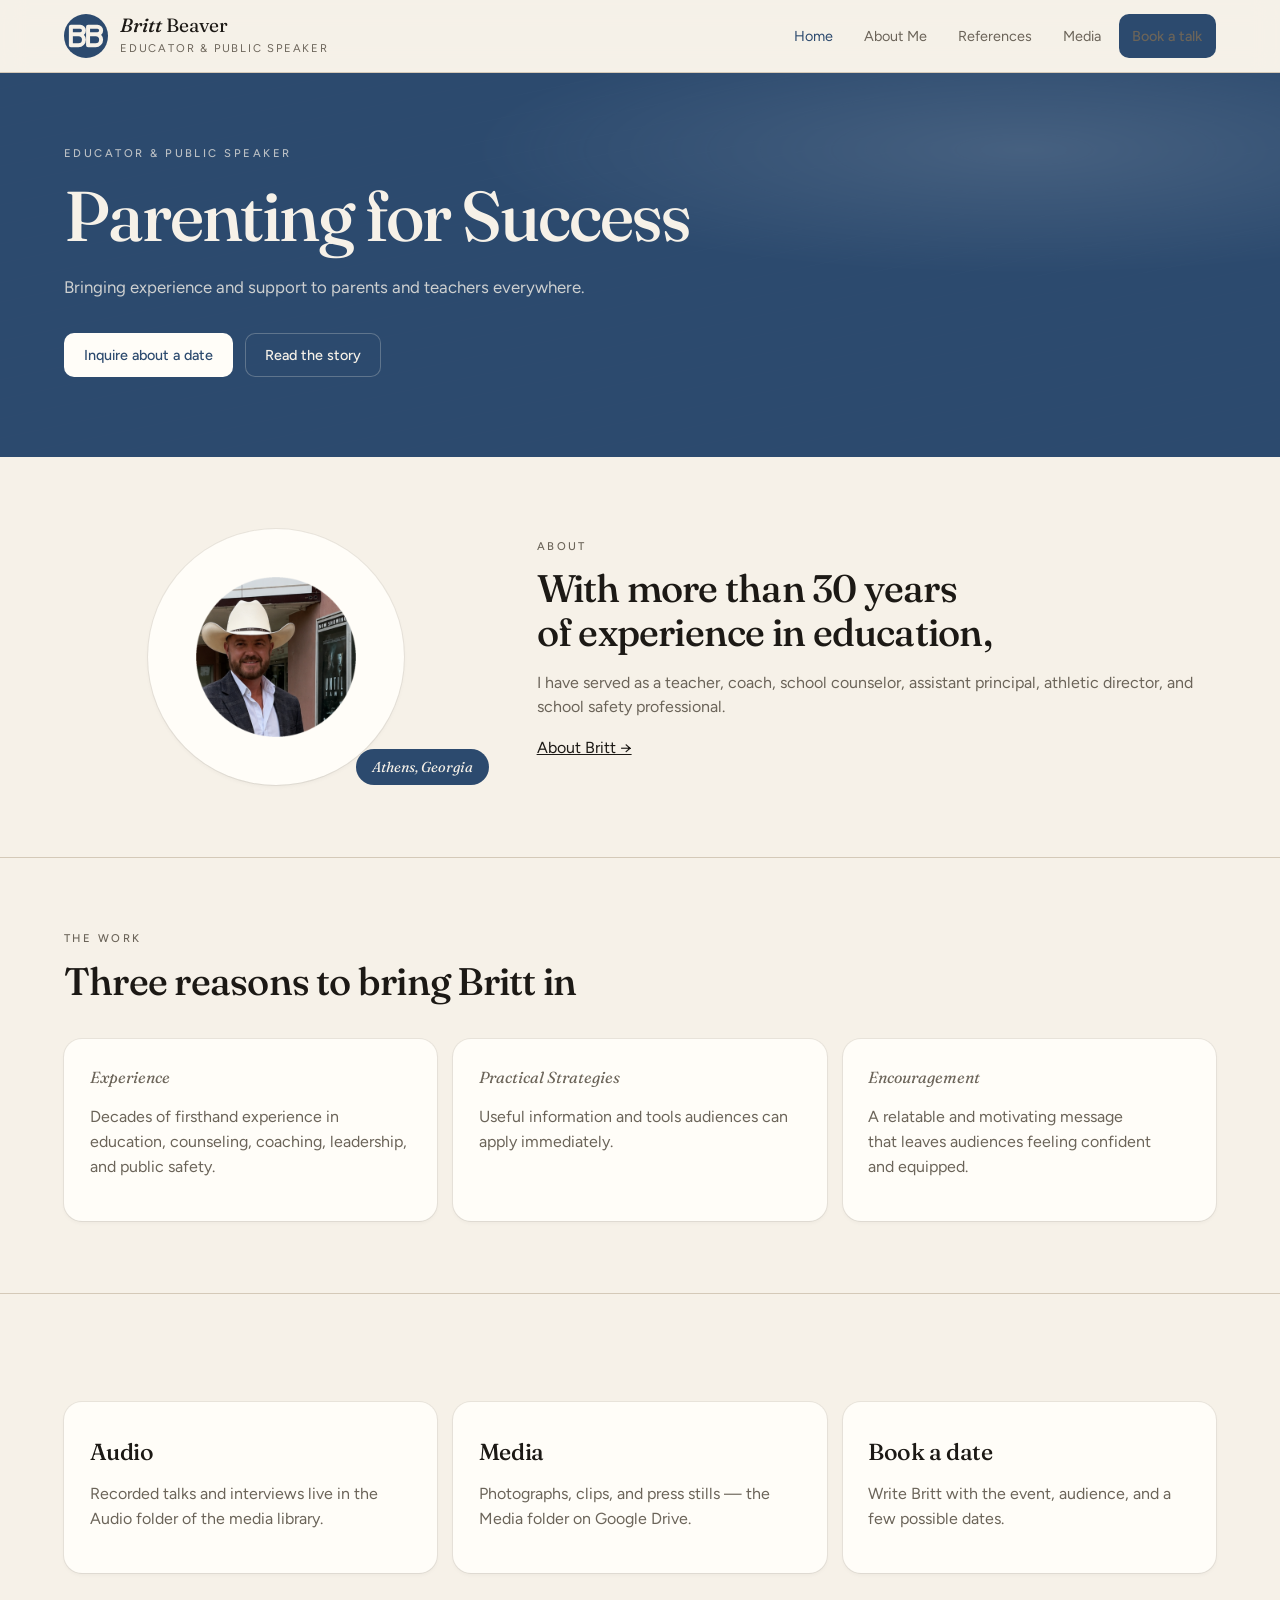
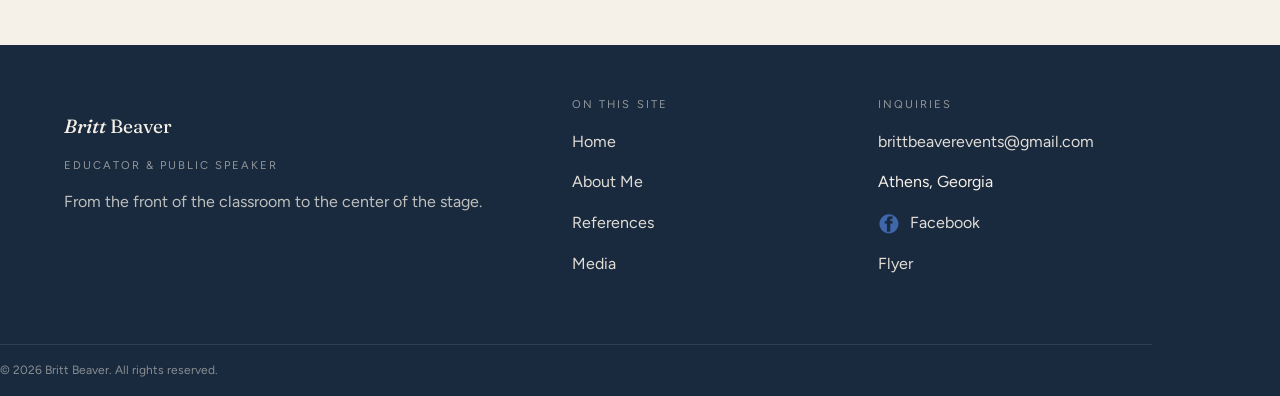
<file: index.html>
<!DOCTYPE html>
<html lang="en">
  <head>

      <!-- Google tag (gtag.js) -->
      <script async src="https://www.googletagmanager.com/gtag/js?id=G-CCCWMDGT3P"></script>
      <script>
        window.dataLayer = window.dataLayer || [];
        function gtag(){dataLayer.push(arguments);}
        gtag('js', new Date());

        gtag('config', 'G-CCCWMDGT3P');
      </script>
    
    <meta charset="utf-8" />
    <meta name="viewport" content="width=device-width, initial-scale=1" />
    <!-- Replace the name in the title and description -->
    <title>Britt Beaver — Educator & Public Speaker</title>
    <meta
      name="description"
      content="Britt Beaver — educator and public speaker. Keynotes, workshops, and coaching on presence, story, and the craft of being heard."
    />
    <meta name="theme-color" content="#2F4A3C" />
    <link rel="icon" href="favicon.svg" type="image/svg+xml" />
    <link rel="preconnect" href="https://fonts.googleapis.com" />
    <link rel="preconnect" href="https://fonts.gstatic.com" crossorigin />
    <link
      href="https://fonts.googleapis.com/css2?family=Figtree:ital,wght@0,400;0,500;0,600;0,700;1,400&family=Fraunces:ital,opsz,wght@0,9..144,400;0,9..144,500;0,9..144,600;1,9..144,400;1,9..144,500&display=swap"
      rel="stylesheet"
    />
    <link rel="stylesheet" href="css/style.css" />
  </head>
  <body class="page">
    <header class="site-header">
      <div class="wrap header-inner">
        <a class="brand" href="index.html">
          <img class="monogram" src="favicon.svg" alt="" />
          <span>
            <span class="brand-name"><em>Britt</em> Beaver</span>
            <span class="brand-role">Educator & Public Speaker</span>
          </span>
        </a>
        <nav class="nav" aria-label="Primary">
          <a href="index.html" aria-current="page">Home</a>
          <a href="about.html">About Me</a>
          <a href="references.html">References</a>
          <a href="media.html">Media</a>
          <a class="btn" href="mailto:brittbeaverevents@gmail.com?subject=Speaking inquiry">Book a talk</a>
        </nav>
        <button class="menu-toggle" type="button" data-menu-toggle aria-expanded="false" aria-label="Open menu">
          Menu
        </button>
      </div>
      <nav class="mobile-nav wrap" data-mobile-nav aria-label="Mobile">
        <a href="index.html" aria-current="page">Home</a>
        <a href="about.html">About Me</a>
        <a href="references.html">References</a>
        <a href="media.html">Media</a>
        <a class="btn" href="mailto:brittbeaverevents@gmail.com?subject=Speaking inquiry">Book a talk</a>
      </nav>
    </header>

    <main>
      <section class="hero">
        <div class="wrap">
          <p class="kicker">Educator & Public Speaker</p>
          <h1>Parenting for Success</h1>
          <p class="lede">
            Bringing experience and support to parents and teachers everywhere.
          </p>
          <div class="hero-actions">
            <a class="btn btn-inverse" href="mailto:brittbeaverevents@gmail.com?subject=Speaking inquiry">Inquire about a date</a>
            <a class="btn btn-ghost" href="about.html">Read the story</a>
          </div>
        </div>
      </section>

      <section class="section">
        <div class="wrap split">
          <div class="portrait">
            <div class="portrait-disc">
              <img src="britt_hat.png" width="160" height="160" alt="Britt Beaver monogram" />
            </div>
            <p class="portrait-chip">Athens, Georgia</p>
          </div>
          <div>
            <p class="kicker">About</p>
            <h2>With more than 30 years of experience in education,</h2>
            <p class="muted">
            I have served as a teacher, coach, school counselor, assistant principal, athletic director, and school safety professional. 
            </p>
            <p><a href="about.html">About Britt →</a></p>
          </div>
        </div>
      </section>

      <section class="section">
        <div class="wrap">
          <p class="kicker">The work</p>
          <h2>Three reasons to bring Britt in</h2>
          <div class="cards">
            <article class="card">
              <span class="num">Experience</span>
              <!--
              <h3>Experience</h3>
              -->
              <p class="muted">Decades of firsthand experience in education, counseling, coaching, leadership, and public safety.</p>
            </article>
            <article class="card">
              <span class="num">Practical Strategies</span>
              <!--
              <h3>Practical Strategies</h3>
              -->
              <p class="muted">Useful information and tools audiences can apply immediately.</p>
            </article>
            <article class="card">
              <span class="num">Encouragement</span>
              <!--
              <h3>Encouragement</h3>
              -->
              <p class="muted">A relatable and motivating message that leaves audiences feeling confident and equipped.</p>
            </article>
          </div>
        </div>
      </section>

      <section class="section section-plain">
        <div class="wrap cards">
          <a class="card" href="media.html">
            <h3>Audio</h3>
            <p class="muted">Recorded talks and interviews live in the Audio folder of the media library.</p>
          </a>
          <a class="card" href="media.html">
            <h3>Media</h3>
            <p class="muted">Photographs, clips, and press stills — the Media folder on Google Drive.</p>
          </a>
          <a class="card" href="mailto:brittbeaverevents@gmail.com?subject=Speaking inquiry">
            <h3>Book a date</h3>
            <p class="muted">Write Britt with the event, audience, and a few possible dates.</p>
          </a>
        </div>
      </section>
    </main>

    <footer class="site-footer">
      <div class="wrap footer-grid">
        <div>
          <p class="brand-name"><em>Britt</em> Beaver</p>
          <p class="footer-label">Educator & Public Speaker</p>
          <p class="muted" style="color: color-mix(in oklab, var(--accent-fg) 75%, transparent)">
            From the front of the classroom to the center of the stage.
          </p>
        </div>
        <div>
          <p class="footer-label">On this site</p>
          <p><a href="index.html">Home</a></p>
          <p><a href="about.html">About Me</a></p>
          <p><a href="references.html">References</a></p>
          <p><a href="media.html">Media</a></p>
        </div>
        <div>
          <p class="footer-label">Inquiries</p>
          <p><a href="mailto:brittbeaverevents@gmail.com">brittbeaverevents@gmail.com</a></p>
          <p>Athens, Georgia</p>

          <style>
          .fb-link img {
          vertical-align: middle;
          margin-right: 6px;   /* space between icon and text */
          }
          </style>
          <p><a class="fb-link" href="https://www.facebook.com/profile.php?id=61593697610856" target="_blank" rel="noopener noreferrer"> <img src="facebook_icon.png" alt="Facebook" width="22" height="22"> Facebook</a></p>
          <p><a href="flyer.pdf" target="_blank" rel="noopener noreferrer">Flyer</a></p>
        </div>
      </div>
      <p class="wrap footer-copy">© 2026 Britt Beaver. All rights reserved.</p>
    </footer>
    <script src="js/site.js"></script>
  </body>
</html>
</file>
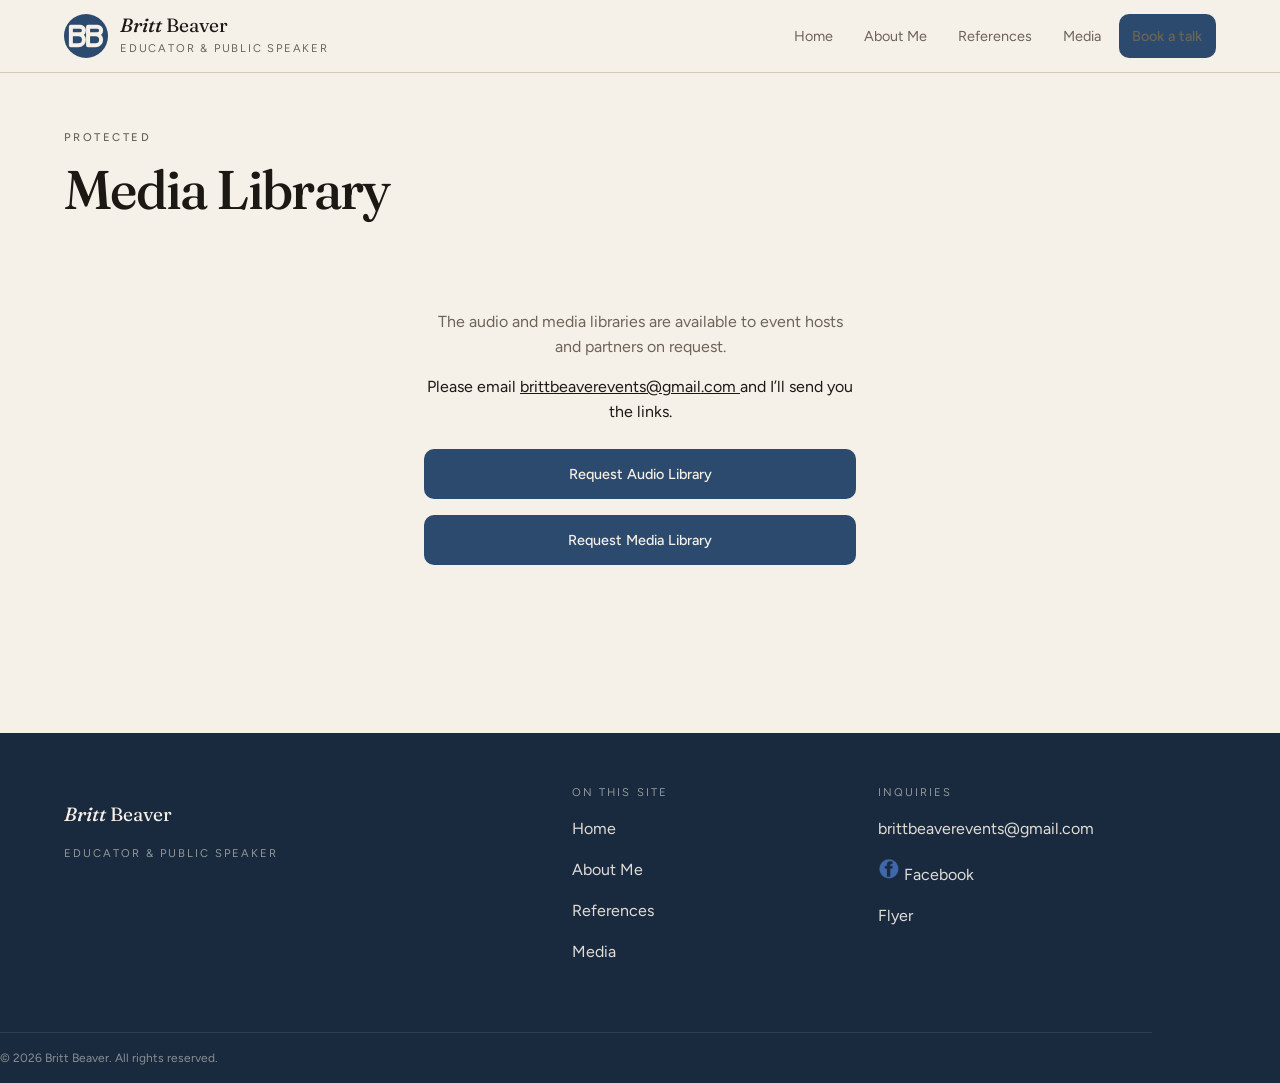
<file: media-access.html>
<!DOCTYPE html>
<html lang="en">
  <head>
    <meta charset="utf-8" />
    <meta name="viewport" content="width=device-width, initial-scale=1" />
    <title>Media Access — Britt Beaver</title>
    <meta name="theme-color" content="#2F4A3C" />
    <link rel="icon" href="favicon.svg" type="image/svg+xml" />

    <link rel="preconnect" href="https://fonts.googleapis.com" />
    <link rel="preconnect" href="https://fonts.gstatic.com" crossorigin />
    <link
      href="https://fonts.googleapis.com/css2?family=Figtree:ital,wght@0,400;0,500;0,600;0,700;1,400&family=Fraunces:ital,opsz,wght@0,9..144,400;0,9..144,500;0,9..144,600;1,9..144,400;1,9..144,500&display=swap"
      rel="stylesheet"
    />
    <link rel="stylesheet" href="css/style.css" />

    <style>
      .password-box {
        max-width: 32rem;
        margin: 2rem auto 4rem;
        padding: 2.5rem;
        text-align: center;
      }

      .access-links {
        display: grid;
        gap: 1rem;
        max-width: 32rem;
        margin: 1.5rem auto 0;
      }

      .access-links a {
        display: block;
        padding: 1rem 1.5rem;
        text-align: center;
        text-decoration: none;
      }
    </style>
  </head>

  <body class="page">
    <header class="site-header">
      <div class="wrap header-inner">
        <a class="brand" href="index.html">
          <img class="monogram" src="favicon.svg" alt="" />
          <span>
            <span class="brand-name"><em>Britt</em> Beaver</span>
            <span class="brand-role">Educator & Public Speaker</span>
          </span>
        </a>
        <nav class="nav" aria-label="Primary">
          <a href="index.html">Home</a>
          <a href="about.html">About Me</a>
          <a href="references.html">References</a>
          <a href="media.html">Media</a>
          <a class="btn" href="mailto:brittbeaverevents@gmail.com?subject=Speaking inquiry">Book a talk</a>
        </nav>
        <button class="menu-toggle" type="button" data-menu-toggle aria-expanded="false" aria-label="Open menu">Menu</button>
      </div>
      <nav class="mobile-nav wrap" data-mobile-nav aria-label="Mobile">
        <a href="index.html">Home</a>
        <a href="about.html">About Me</a>
        <a href="references.html">References</a>
        <a href="media.html">Media</a>
        <a class="btn" href="mailto:brittbeaverevents@gmail.com?subject=Speaking inquiry">Book a talk</a>
      </nav>
    </header>

    <main class="wrap page-hero">
      <p class="kicker">Protected</p>
      <h1>Media Library</h1>

      <div class="password-box">
        <p class="muted">
          The audio and media libraries are available to event hosts and partners on request.
        </p>

        <p>
          Please email
          <a href="mailto:brittbeaverevents@gmail.com?subject=Media%20library%20access">
            brittbeaverevents@gmail.com
          </a>
          and I’ll send you the links.
        </p>

        <div class="access-links">
          <a
            class="btn"
            href="mailto:brittbeaverevents@gmail.com?subject=Audio%20library%20access"
          >
            Request Audio Library
          </a>
          <a
            class="btn"
            href="mailto:brittbeaverevents@gmail.com?subject=Media%20library%20access"
          >
            Request Media Library
          </a>
        </div>
      </div>
    </main>

    <footer class="site-footer" style="margin-top: 4rem">
      <div class="wrap footer-grid">
        <div>
          <p class="brand-name"><em>Britt</em> Beaver</p>
          <p class="footer-label">Educator & Public Speaker</p>
        </div>
        <div>
          <p class="footer-label">On this site</p>
          <p><a href="index.html">Home</a></p>
          <p><a href="about.html">About Me</a></p>
          <p><a href="references.html">References</a></p>
          <p><a href="media.html">Media</a></p>
        </div>
        <div>
          <p class="footer-label">Inquiries</p>
          <p>
            <a href="mailto:brittbeaverevents@gmail.com">brittbeaverevents@gmail.com</a>
          </p>
          <p>
            <a
              class="fb-link"
              href="https://www.facebook.com/profile.php?id=61593697610856"
              target="_blank"
              rel="noopener noreferrer"
            >
              <img src="facebook_icon.png" alt="Facebook" width="22" height="22" />
              Facebook
            </a>
          </p>
          <p>
            <a href="flyer.pdf" target="_blank" rel="noopener noreferrer">Flyer</a>
          </p>
        </div>
      </div>
      <p class="wrap footer-copy">© 2026 Britt Beaver. All rights reserved.</p>
    </footer>

    <script src="js/site.js"></script>
  </body>
</html>
</file>
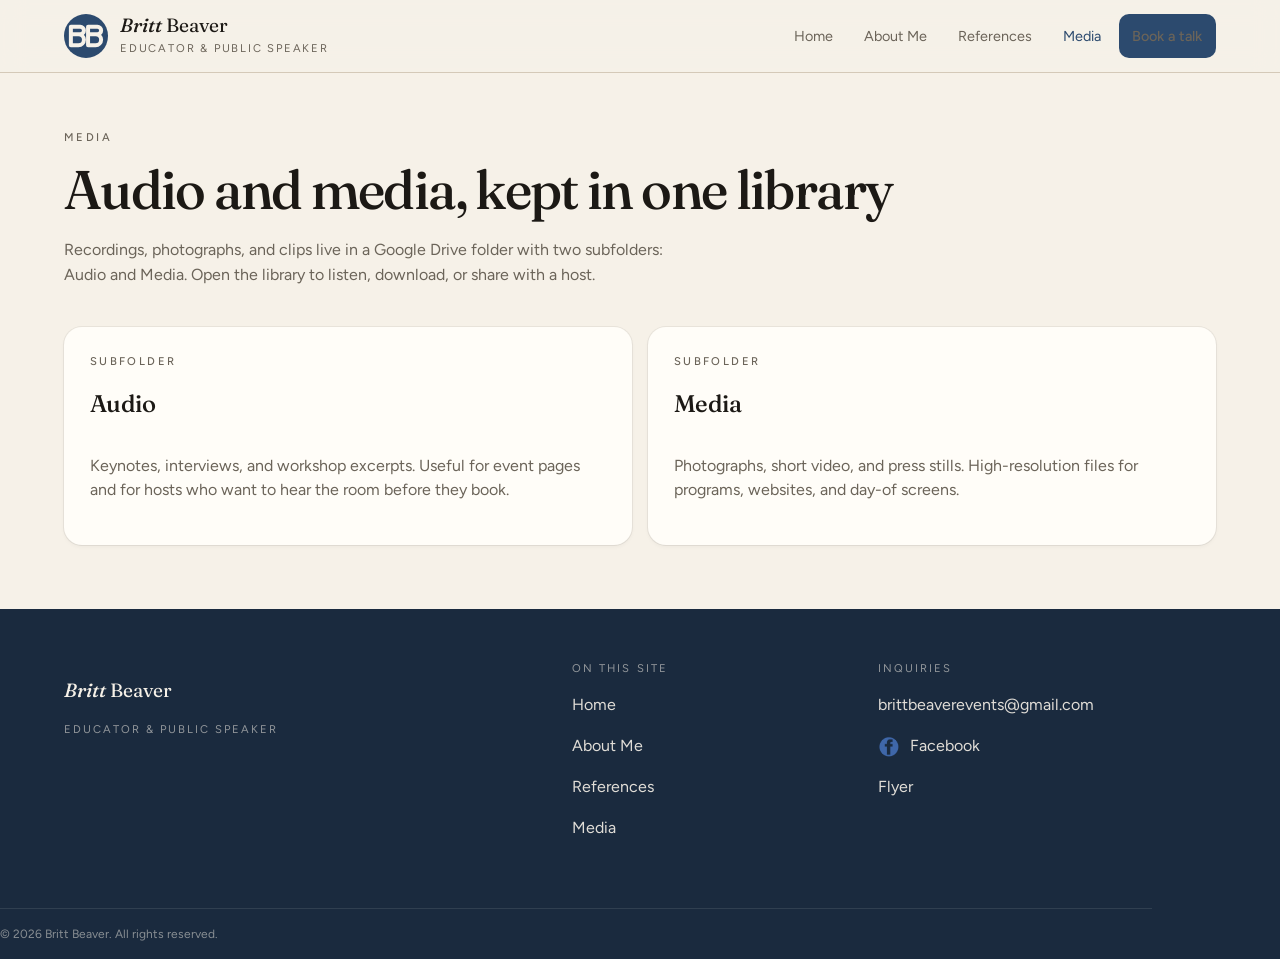
<file: media.html>
<!DOCTYPE html>
<html lang="en">
  <head>

      <!-- Google tag (gtag.js) -->
      <script async src="https://www.googletagmanager.com/gtag/js?id=G-CCCWMDGT3P"></script>
      <script>
        window.dataLayer = window.dataLayer || [];
        function gtag(){dataLayer.push(arguments);}
        gtag('js', new Date());

        gtag('config', 'G-CCCWMDGT3P');
      </script>
    
    <meta charset="utf-8" />
    <meta name="viewport" content="width=device-width, initial-scale=1" />
    <title>Media — Britt Beaver</title>
    <meta name="theme-color" content="#2F4A3C" />
    <link rel="icon" href="favicon.svg" type="image/svg+xml" />
    <link rel="preconnect" href="https://fonts.googleapis.com" />
    <link rel="preconnect" href="https://fonts.gstatic.com" crossorigin />
    <link
      href="https://fonts.googleapis.com/css2?family=Figtree:ital,wght@0,400;0,500;0,600;0,700;1,400&family=Fraunces:ital,opsz,wght@0,9..144,400;0,9..144,500;0,9..144,600;1,9..144,400;1,9..144,500&display=swap"
      rel="stylesheet"
    />
    <link rel="stylesheet" href="css/style.css" />
  </head>
  <body class="page">
    <header class="site-header">
      <div class="wrap header-inner">
        <a class="brand" href="index.html">
          <img class="monogram" src="favicon.svg" alt="" />
          <span>
            <span class="brand-name"><em>Britt</em> Beaver</span>
            <span class="brand-role">Educator & Public Speaker</span>
          </span>
        </a>
        <nav class="nav" aria-label="Primary">
          <a href="index.html">Home</a>
          <a href="about.html">About Me</a>
          <a href="references.html">References</a>
          <a href="media.html" aria-current="page">Media</a>
          <a class="btn" href="mailto:brittbeaverevents@gmail.com?subject=Speaking inquiry">Book a talk</a>
        </nav>
        <button class="menu-toggle" type="button" data-menu-toggle aria-expanded="false" aria-label="Open menu">Menu</button>
      </div>
      <nav class="mobile-nav wrap" data-mobile-nav aria-label="Mobile">
        <a href="index.html">Home</a>
        <a href="about.html">About Me</a>
        <a href="references.html">References</a>
        <a href="media.html" aria-current="page">Media</a>
        <a class="btn" href="mailto:brittbeaverevents@gmail.com?subject=Speaking inquiry">Book a talk</a>
      </nav>
    </header>

    <main class="wrap page-hero">
      <p class="kicker">Media</p>
      <h1>Audio and media, kept in one library</h1>
      <p class="muted" style="max-width: 40rem">
        Recordings, photographs, and clips live in a Google Drive folder with two subfolders: Audio
        and Media. Open the library to listen, download, or share with a host.
      </p>

      <div class="media-grid">
        <!-- Both cards open the same parent Drive folder. Replace DRIVE_URL below. -->
        <a class="card" id="audio-link" href="media-access.html" target="_blank" rel="noreferrer">
          <p class="kicker">Subfolder</p>
          <h2>Audio</h2>
          <p class="muted">
            Keynotes, interviews, and workshop excerpts. Useful for event pages and for hosts who
            want to hear the room before they book.
          </p>
        </a>
        <a class="card" id="media-link" href="media-access.html" target="_blank" rel="noreferrer">
          <p class="kicker">Subfolder</p>
          <h2>Media</h2>
          <p class="muted">
            Photographs, short video, and press stills. High-resolution files for programs, websites,
            and day-of screens.
          </p>
        </a>
      </div>

    </main>

    <footer class="site-footer" style="margin-top: 4rem">
      <div class="wrap footer-grid">
        <div>
          <p class="brand-name"><em>Britt</em> Beaver</p>
          <p class="footer-label">Educator & Public Speaker</p>
        </div>
        <div>
          <p class="footer-label">On this site</p>
          <p><a href="index.html">Home</a></p>
          <p><a href="about.html">About Me</a></p>
          <p><a href="references.html">References</a></p>
          <p><a href="media.html">Media</a></p>
        </div>
        <div>
          <p class="footer-label">Inquiries</p>
          <p><a href="mailto:brittbeaverevents@gmail.com">brittbeaverevents@gmail.com</a></p>
          
          <style>
          .fb-link img {
          vertical-align: middle;
          margin-right: 6px;   /* space between icon and text */
          }
          </style>
          <p><a class="fb-link" href="https://www.facebook.com/profile.php?id=61593697610856" target="_blank" rel="noopener noreferrer"> <img src="facebook_icon.png" alt="Facebook" width="22" height="22"> Facebook</a></p>
          <p><a href="flyer.pdf" target="_blank" rel="noopener noreferrer">Flyer</a></p>
        </div>
      </div>
      <p class="wrap footer-copy">© 2026 Britt Beaver. All rights reserved.</p>
    </footer>
    <script src="js/site.js"></script>
  </body>
</html>
</file>
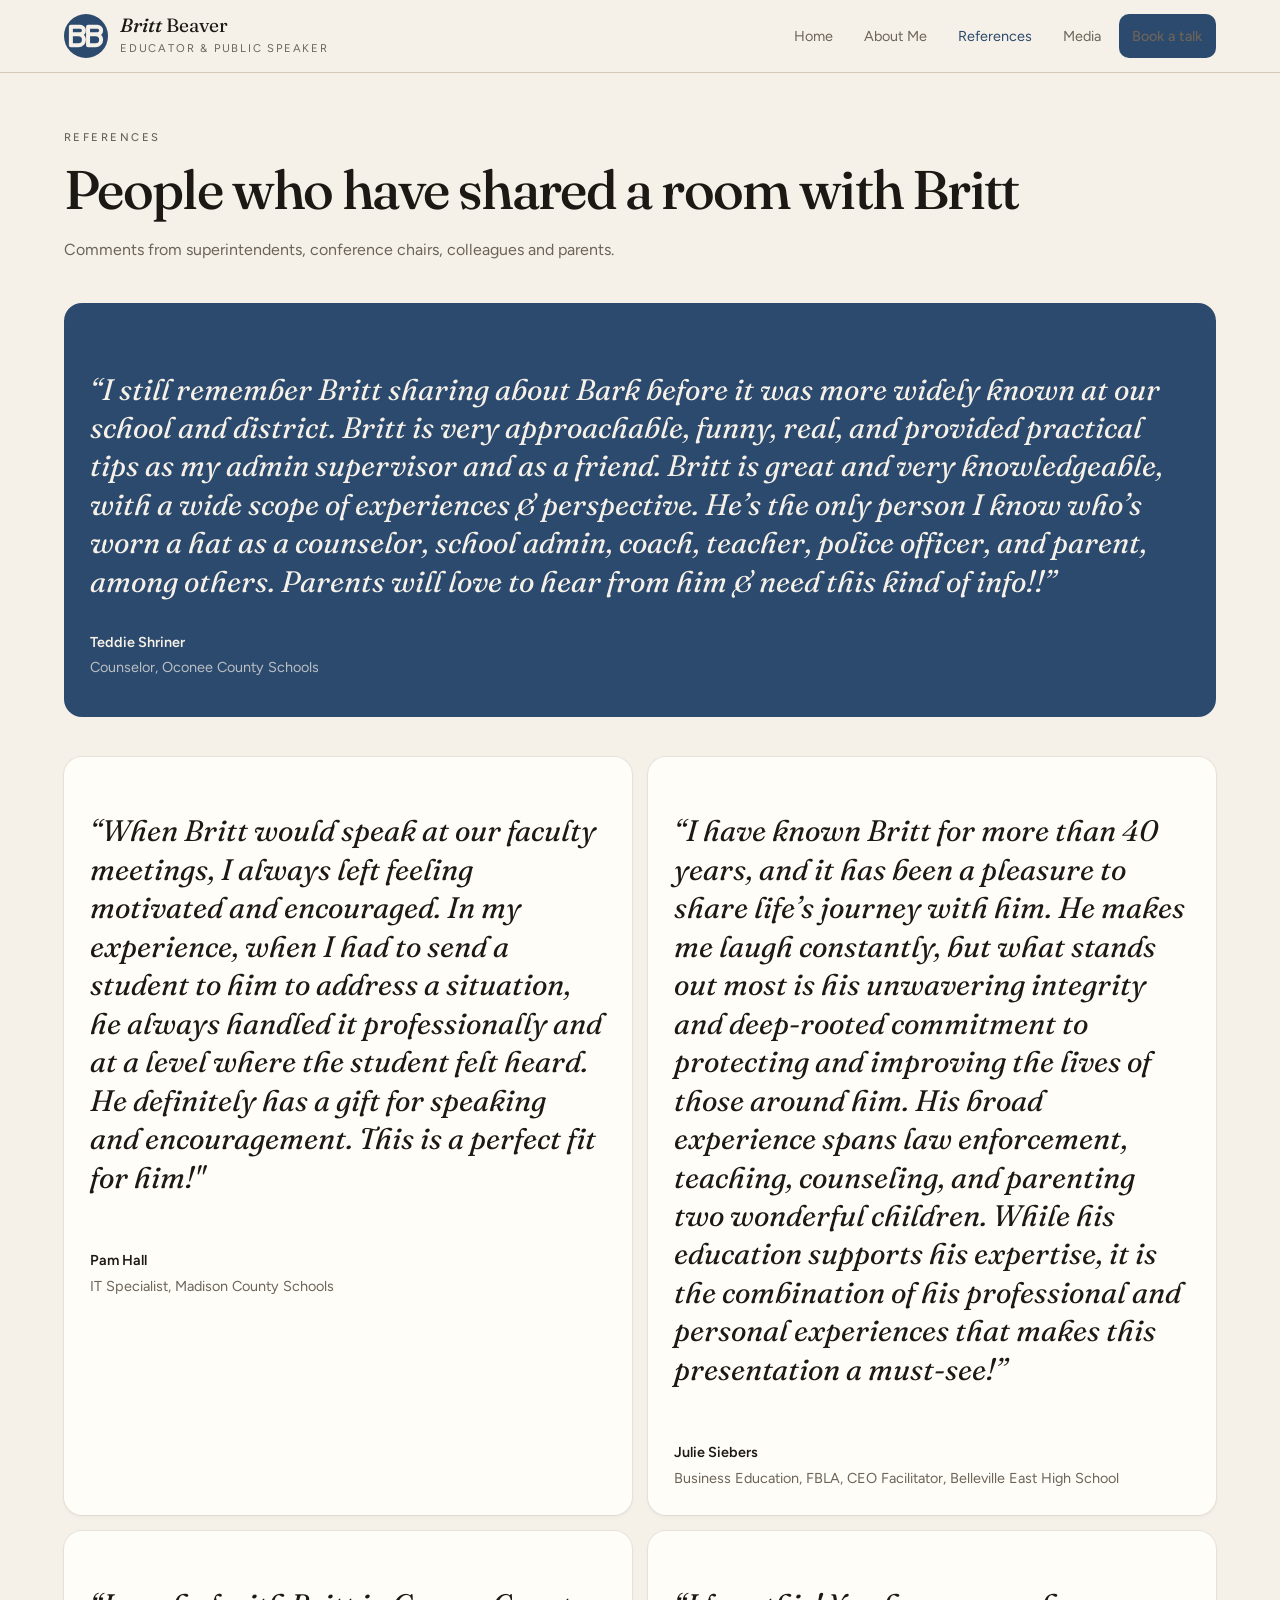
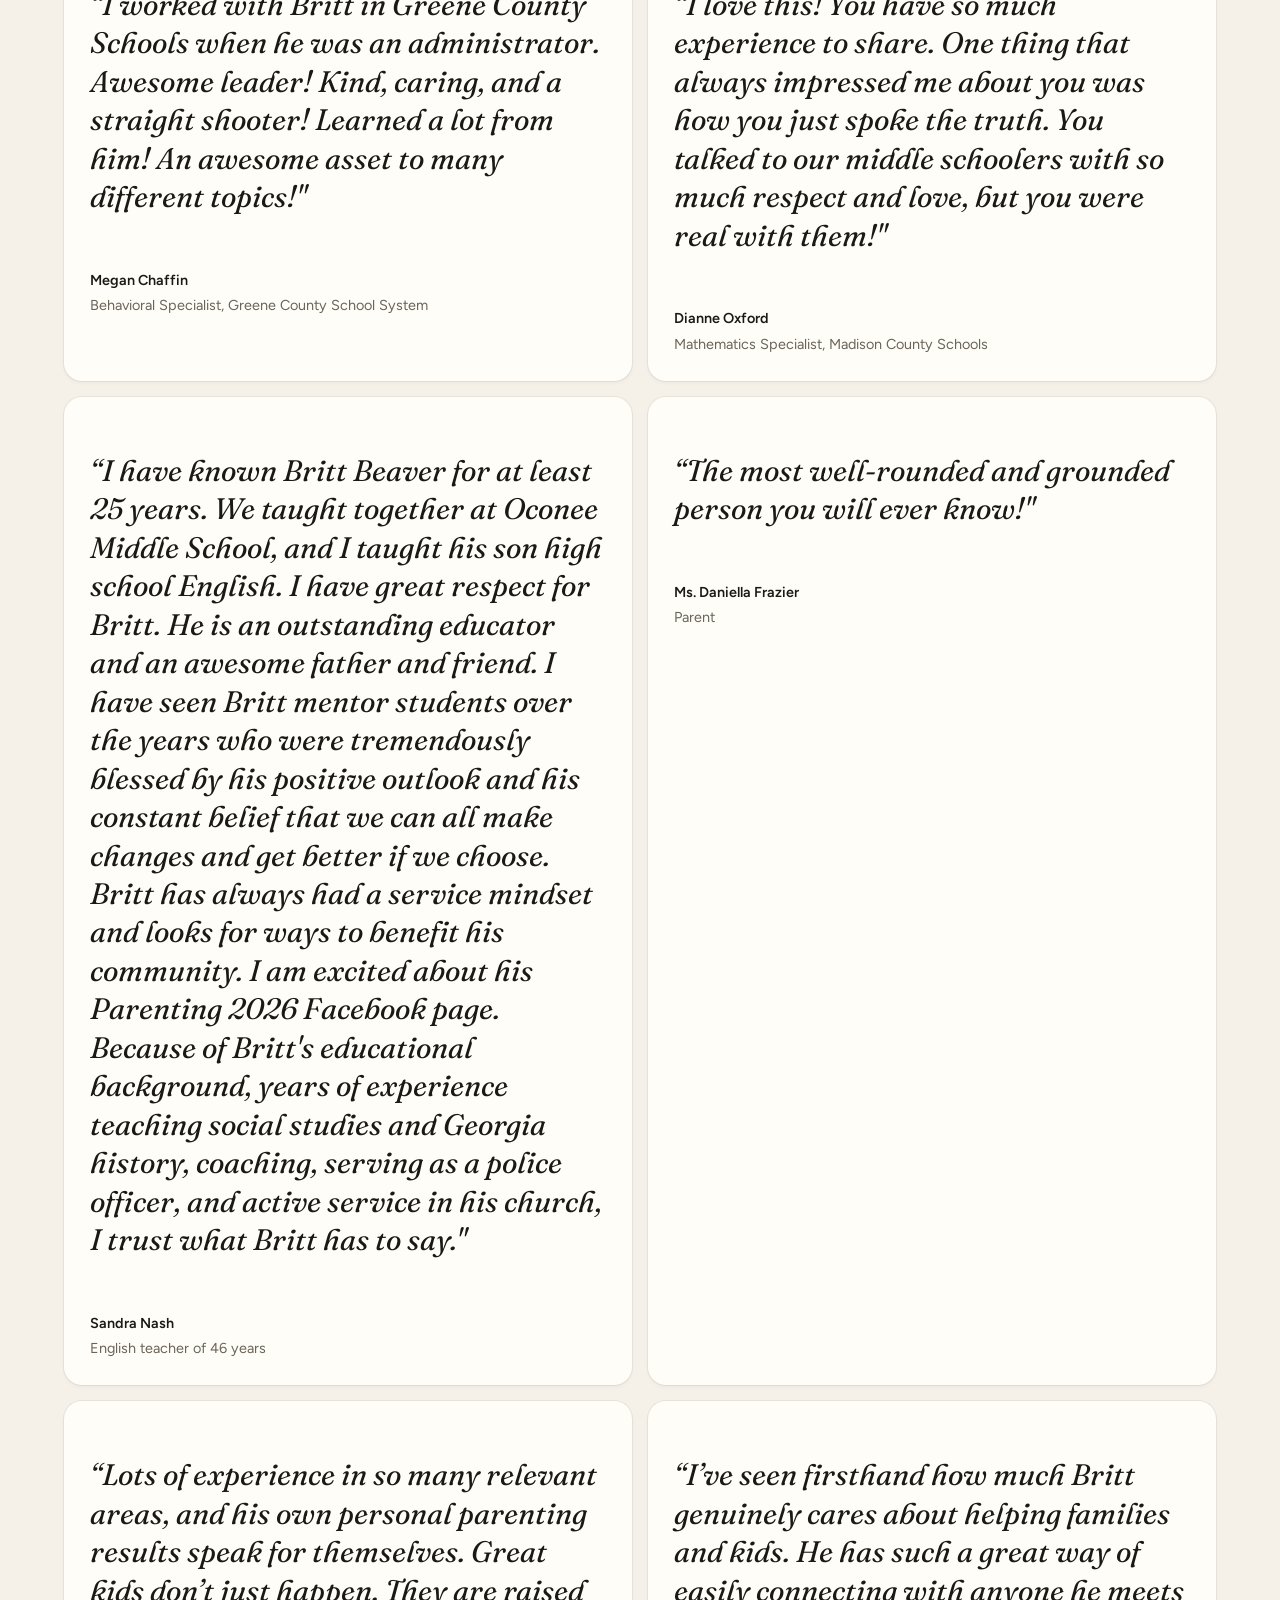
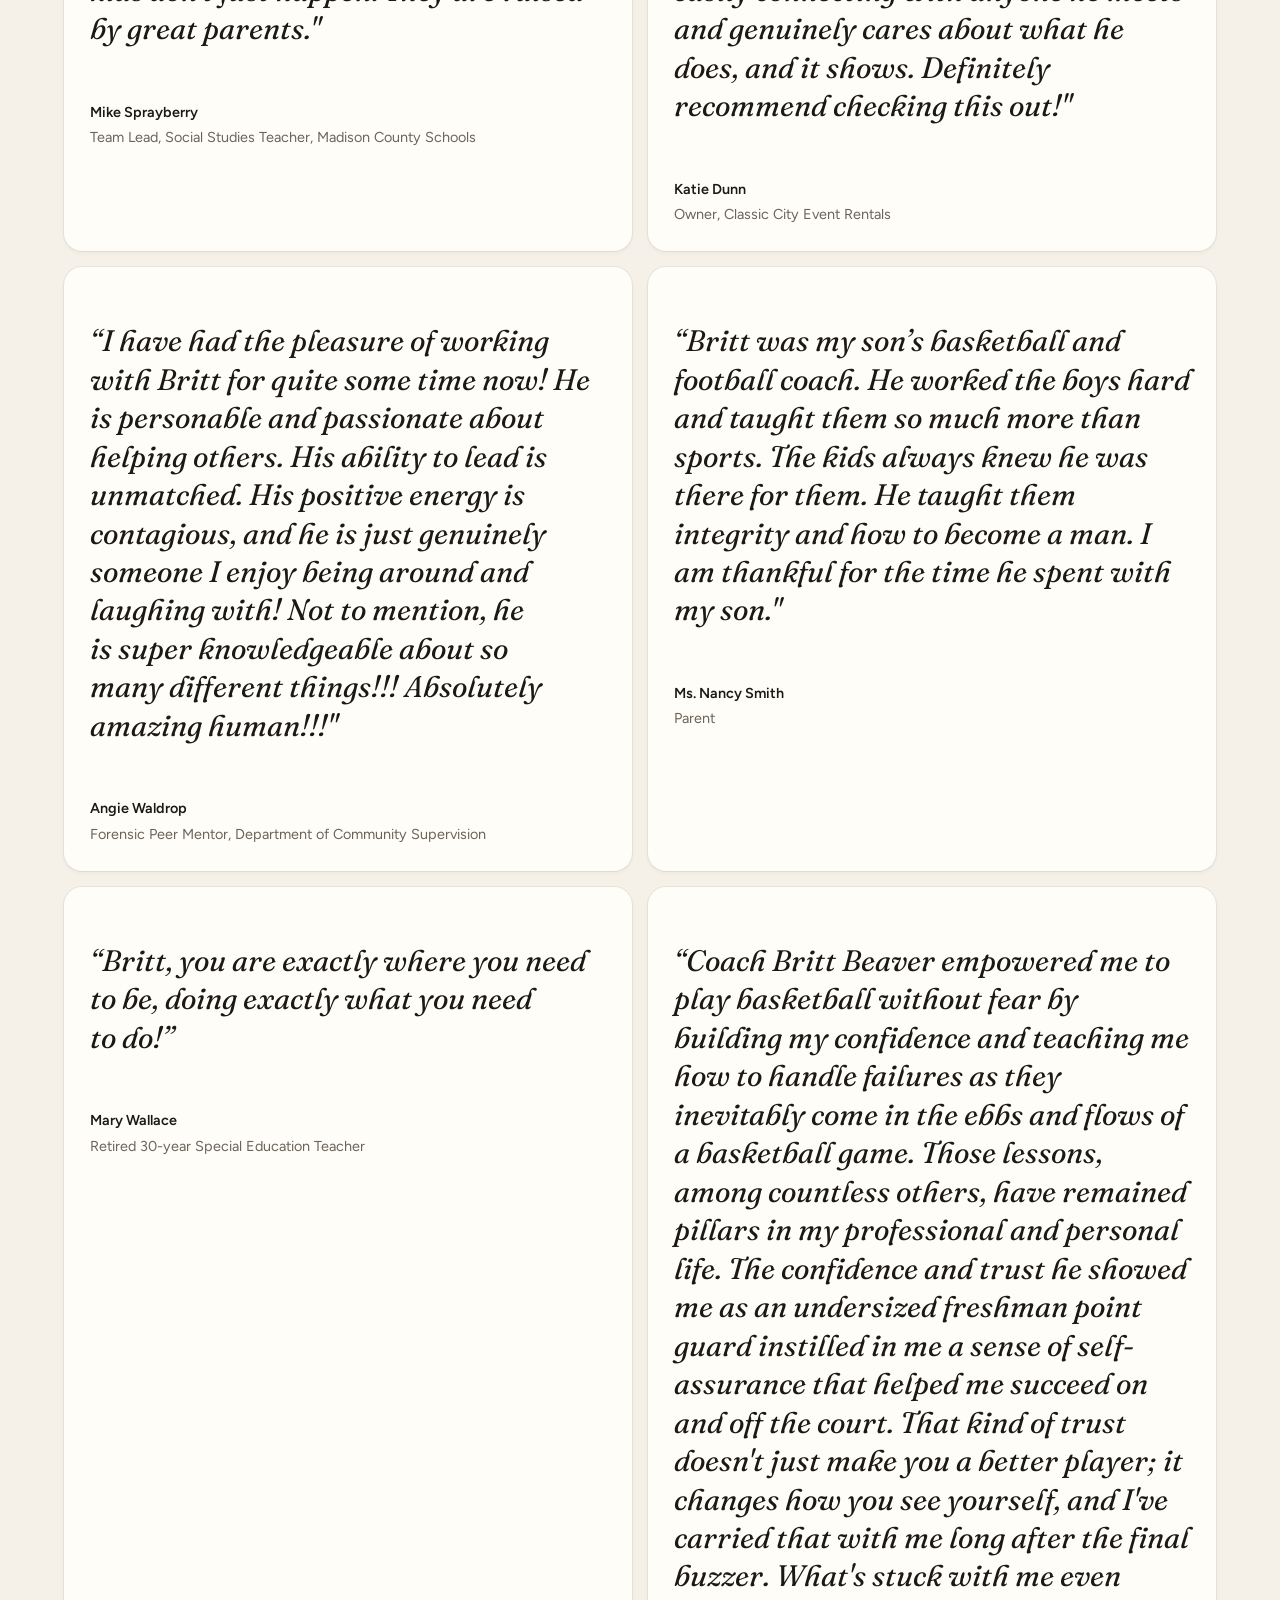
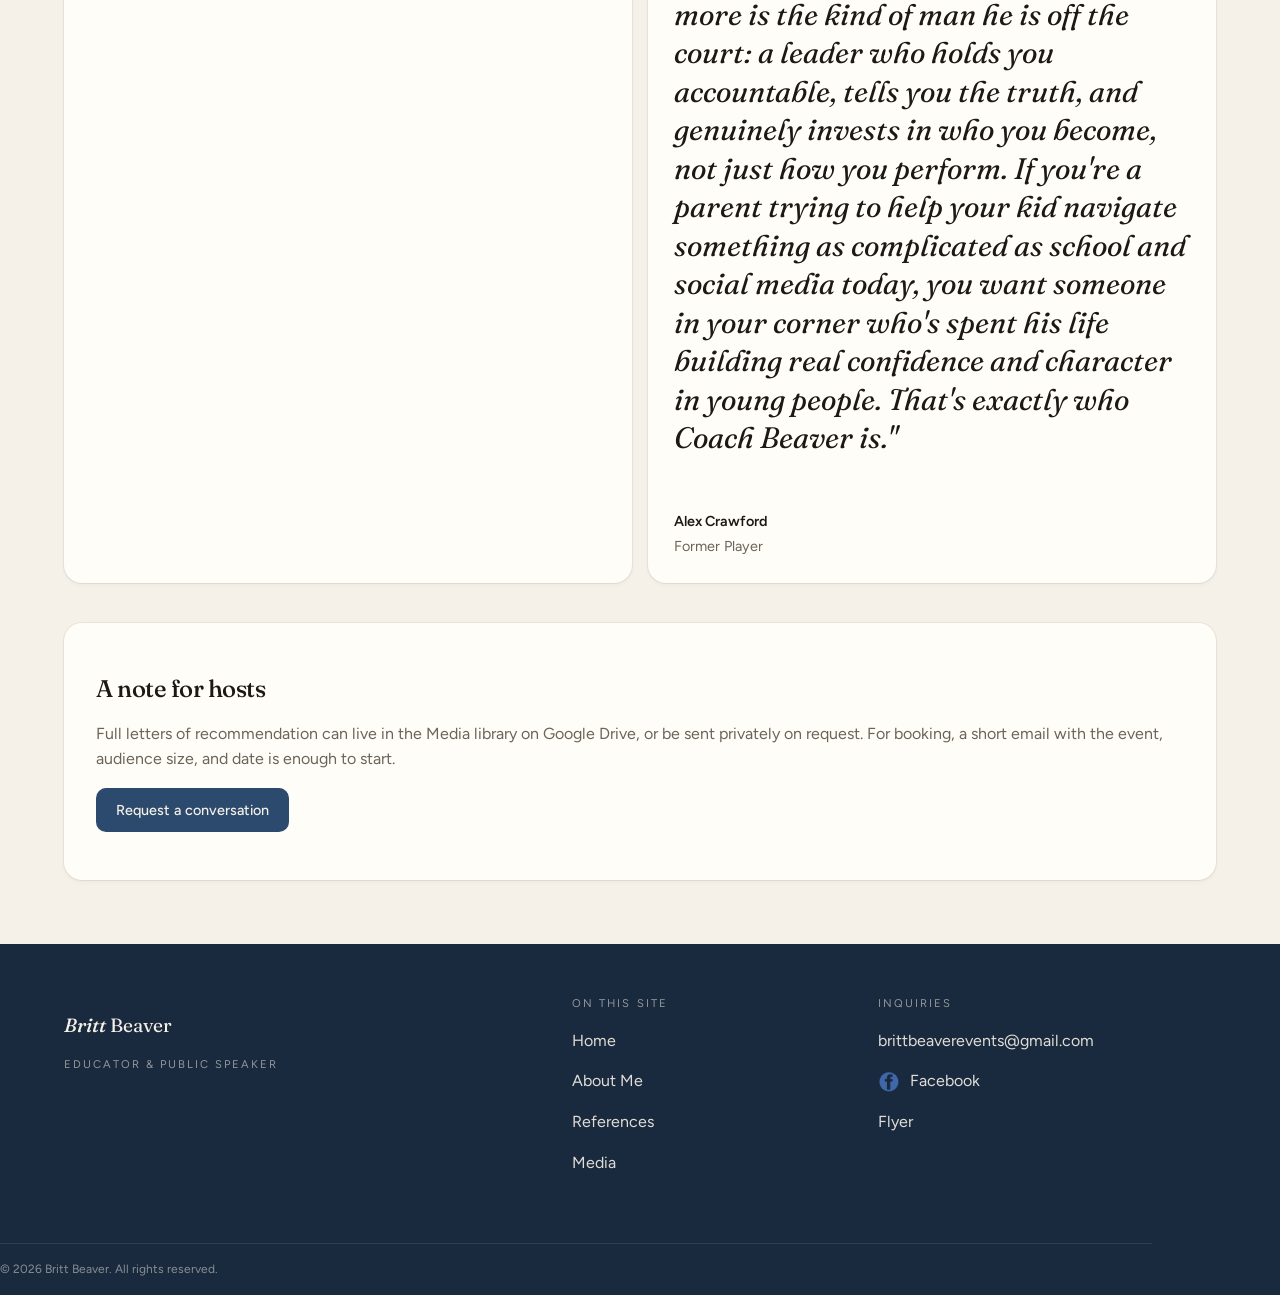
<file: references.html>
<!DOCTYPE html>
<html lang="en">
  <head>

      <!-- Google tag (gtag.js) -->
      <script async src="https://www.googletagmanager.com/gtag/js?id=G-CCCWMDGT3P"></script>
      <script>
        window.dataLayer = window.dataLayer || [];
        function gtag(){dataLayer.push(arguments);}
        gtag('js', new Date());

        gtag('config', 'G-CCCWMDGT3P');
      </script>
    
    <meta charset="utf-8" />
    <meta name="viewport" content="width=device-width, initial-scale=1" />
    <title>References — Britt Beaver</title>
    <meta name="theme-color" content="#2F4A3C" />
    <link rel="icon" href="favicon.svg" type="image/svg+xml" />
    <link rel="preconnect" href="https://fonts.googleapis.com" />
    <link rel="preconnect" href="https://fonts.gstatic.com" crossorigin />
    <link
      href="https://fonts.googleapis.com/css2?family=Figtree:ital,wght@0,400;0,500;0,600;0,700;1,400&family=Fraunces:ital,opsz,wght@0,9..144,400;0,9..144,500;0,9..144,600;1,9..144,400;1,9..144,500&display=swap"
      rel="stylesheet"
    />
    <link rel="stylesheet" href="css/style.css" />
  </head>
  <body class="page">
    <header class="site-header">
      <div class="wrap header-inner">
        <a class="brand" href="index.html">
          <img class="monogram" src="favicon.svg" alt="" />
          <span>
            <span class="brand-name"><em>Britt</em> Beaver</span>
            <span class="brand-role">Educator & Public Speaker</span>
          </span>
        </a>
        <nav class="nav" aria-label="Primary">
          <a href="index.html">Home</a>
          <a href="about.html">About Me</a>
          <a href="references.html" aria-current="page">References</a>
          <a href="media.html">Media</a>
          <a class="btn" href="mailto:brittbeaverevents@gmail.com?subject=Speaking inquiry">Book a talk</a>
        </nav>
        <button class="menu-toggle" type="button" data-menu-toggle aria-expanded="false" aria-label="Open menu">Menu</button>
      </div>
      <nav class="mobile-nav wrap" data-mobile-nav aria-label="Mobile">
        <a href="index.html">Home</a>
        <a href="about.html">About Me</a>
        <a href="references.html" aria-current="page">References</a>
        <a href="media.html">Media</a>
        <a class="btn" href="mailto:brittbeaverevents@gmail.com?subject=Speaking inquiry">Book a talk</a>
      </nav>
    </header>

    <main class="wrap page-hero">
      <p class="kicker">References</p>
      <h1>People who have shared a room with Britt</h1>
      <p class="muted" style="max-width: 40rem">
        Comments from superintendents, conference chairs, colleagues and parents.
      </p>

      <blockquote class="featured-quote">
        <p>
          “I still remember Britt sharing about Bark before it was more widely known at our school and district. Britt is very approachable, 
          funny, real, and provided practical tips as my admin supervisor and as a friend. Britt is great and very knowledgeable, 
          with a wide scope of experiences & perspective. He’s the only person I know who’s worn a hat as a counselor, school admin, 
          coach, teacher, police officer, and parent, among others. Parents will love to hear from him & need this kind of info!!”
        </p>
        <cite>Teddie Shriner<span>Counselor, Oconee County Schools</span></cite>
      </blockquote>

      <div class="ref-grid">
        <blockquote class="card">
          <p>
            “When Britt would speak at our faculty meetings, I always left feeling motivated and encouraged. In my experience, when I 
            had to send a student to him to address a situation, he always handled it professionally and at a level where the student 
            felt heard. He definitely has a gift for speaking and encouragement. This is a perfect fit for him!"
          </p>
          <cite>Pam Hall<span>IT Specialist, Madison County Schools</span></cite>
        </blockquote>
        <blockquote class="card">
          <p>
            “I have known Britt for more than 40 years, and it has been a pleasure to share life’s journey with him. He makes me laugh 
            constantly, but what stands out most is his unwavering integrity and deep-rooted commitment to protecting and improving the 
            lives of those around him. His broad experience spans law enforcement, teaching, counseling, and parenting two wonderful 
            children. While his education supports his expertise, it is the combination of his professional and personal experiences 
            that makes this presentation a must-see!”
          </p>
          <cite>Julie Siebers<span>Business Education, FBLA, CEO Facilitator, Belleville East High School</span></cite>
        </blockquote>
        <blockquote class="card">
          <p>
            “I worked with Britt in Greene County Schools when he was an administrator. 
            Awesome leader! Kind, caring, and a straight shooter! Learned a lot from him! 
            An awesome asset to many different topics!"
          </p>
          <cite>Megan Chaffin<span>Behavioral Specialist, Greene County School System</span></cite>
        </blockquote>
        <blockquote class="card">
          <p>
            “I love this! You have so much experience to share. One thing that always impressed me about you was how you just spoke the truth. 
            You talked to our middle schoolers with so much respect and love, but you were real with them!"
          </p>
          <cite>Dianne Oxford<span>Mathematics Specialist, Madison County Schools</span></cite>
        </blockquote>
        <blockquote class="card">
          <p>
            “I have known Britt Beaver for at least 25 years. We taught together at Oconee Middle School, 
            and I taught his son high school English. I have great respect for Britt. He is an outstanding educator 
            and an awesome father and friend. I have seen Britt mentor students over the years who were tremendously 
            blessed by his positive outlook and his constant belief that we can all make changes and get better if we 
            choose. Britt has always had a service mindset and looks for ways to benefit his community. I am excited 
            about his Parenting 2026 Facebook page.  ￼ Because of Britt's educational background, years of experience 
            teaching social studies and Georgia history, coaching, serving as a police officer, and 
            active service in his church, I trust what Britt has to say."
          </p>
          <cite>Sandra Nash<span>English teacher of 46 years</span></cite>
        </blockquote>
          <blockquote class="card">
          <p>
            “The most well-rounded and grounded person you will ever know!"
          </p>
          <cite>Ms. Daniella Frazier<span>Parent</span></cite>
        </blockquote>
          <blockquote class="card">
          <p>
            “Lots of experience in so many relevant areas, and his own personal parenting results 
            speak for themselves. Great kids don’t just happen. They are raised by great parents."
          </p>
          <cite>Mike Sprayberry<span>Team Lead, Social Studies Teacher, Madison County Schools</span></cite>
        </blockquote>
          <blockquote class="card">
          <p>
            “I’ve seen firsthand how much Britt genuinely cares about helping families and kids. He has such 
            a great way of easily connecting with anyone he meets and genuinely cares about what he does, 
            and it shows. Definitely recommend checking this out!"
          </p>
          <cite>Katie Dunn<span>Owner, Classic City Event Rentals</span></cite>
        </blockquote>
            <blockquote class="card">
          <p>
            “I have had the pleasure of working with Britt for quite some time now! He is personable and passionate about 
            helping others. His ability to lead is unmatched. His positive energy is contagious, and he is just genuinely 
            someone I enjoy being around and laughing with! Not to mention, he is super knowledgeable about so many different 
            things!!! Absolutely amazing human!!!"
          </p>
          <cite>Angie Waldrop<span>Forensic Peer Mentor, Department of Community Supervision</span></cite>
        </blockquote>
            <blockquote class="card">
          <p>
            “Britt was my son’s basketball and football coach.  He worked the boys hard and taught them so much 
            more than sports. The kids always knew he was there for them. He taught them integrity and how to become 
            a man. I am thankful for the time he spent with my son."
          </p>
          <cite>Ms. Nancy Smith<span>Parent</span></cite>
        </blockquote>
         </blockquote>
            <blockquote class="card">
          <p>
            “Britt, you are exactly where you need to be, doing exactly what you need to do!”
          </p>
          <cite>Mary Wallace<span>Retired 30-year Special Education Teacher</span></cite>
        </blockquote>
         </blockquote>
         </blockquote>
            <blockquote class="card">
          <p>
            “Coach Britt Beaver empowered me to play basketball without fear by building my confidence and teaching me how to handle 
            failures as they inevitably come in the ebbs and flows of a basketball game. Those lessons, among countless others, 
            have remained pillars in my professional and personal life. The confidence and trust he showed me as an undersized 
            freshman point guard instilled in me a sense of self-assurance that helped me succeed on and off the court. That kind of 
            trust doesn't just make you a better player; it changes how you see yourself, and I've carried that with me long after 
            the final buzzer. What's stuck with me even more is the kind of man he is off the court: a leader who holds you accountable, 
            tells you the truth, and genuinely invests in who you become, not just how you perform. If you're a parent trying to help 
            your kid navigate something as complicated as school and social media today, you want someone in your corner who's 
            spent his life building real confidence and character in young people. That's exactly who Coach Beaver is."
          </p>
          <cite>Alex Crawford<span>Former Player</span></cite>
        </blockquote>
      </div>

      <div class="side-card" style="margin: 2.5rem 0 4rem">
        <h2>A note for hosts</h2>
        <p class="muted">
          Full letters of recommendation can live in the Media library on Google Drive, or be sent
          privately on request. For booking, a short email with the event, audience size, and date
          is enough to start.
        </p>
        <p><a class="btn" href="mailto:brittbeaverevents@gmail.com?subject=Speaking inquiry">Request a conversation</a></p>
      </div>
    </main>

    <footer class="site-footer">
      <div class="wrap footer-grid">
        <div>
          <p class="brand-name"><em>Britt</em> Beaver</p>
          <p class="footer-label">Educator & Public Speaker</p>
        </div>
        <div>
          <p class="footer-label">On this site</p>
          <p><a href="index.html">Home</a></p>
          <p><a href="about.html">About Me</a></p>
          <p><a href="references.html">References</a></p>
          <p><a href="media.html">Media</a></p>
        </div>
        <div>
          <p class="footer-label">Inquiries</p>
          <p><a href="mailto:hello@brittbeaverevents.com">brittbeaverevents@gmail.com</a></p>
          
          <style>
          .fb-link img {
          vertical-align: middle;
          margin-right: 6px;   /* space between icon and text */
          }
          </style>
          <p><a class="fb-link" href="https://www.facebook.com/profile.php?id=61593697610856" target="_blank" rel="noopener noreferrer"> <img src="facebook_icon.png" alt="Facebook" width="22" height="22"> Facebook</a></p>
          <p><a href="flyer.pdf" target="_blank" rel="noopener noreferrer">Flyer</a></p>
        </div>
      </div>
      <p class="wrap footer-copy">© 2026 Britt Beaver. All rights reserved.</p>
    </footer>
    <script src="js/site.js"></script>
  </body>
</html>
</file>
<file: css/style.css>
/* Britt Beaver — static speaker theme
   Edit the :root tokens to recolor the whole site. */

:root {
  --linen: #f6f1e8;
  --paper: #fffdf8;
  --ink: #1c1915;
  --muted: #6b6459;
  --accent: #2c4a6e;          /* was #2f4a3c (green) → deep blue */
  --accent-hover: #223a58;    /* was #243c31 → darker blue */
  --accent-fg: #f6f1e8;
  --forest: #1a2a3e;          /* was #1a2e26 → very dark blue (footer) */
  --rule: #d4c9b8;
  --rule-strong: #b9ad9a;
  --font-display: "Fraunces", "Iowan Old Style", Palatino, serif;
  --font-sans: "Figtree", "Segoe UI", system-ui, sans-serif;
  --shadow:
    0 0 0 1px rgba(28, 25, 21, 0.06),
    0 1px 2px -1px rgba(28, 25, 21, 0.06),
    0 2px 4px 0 rgba(28, 25, 21, 0.04);
  --shadow-hover:
    0 0 0 1px rgba(28, 25, 21, 0.1),
    0 8px 24px -12px rgba(28, 25, 21, 0.18);
  --max: 72rem;
}

*,
*::before,
*::after {
  box-sizing: border-box;
}

html {
  -webkit-font-smoothing: antialiased;
  scroll-behavior: smooth;
}

body {
  margin: 0;
  background: var(--linen);
  color: var(--ink);
  font-family: var(--font-sans);
  line-height: 1.55;
}

img {
  max-width: 100%;
}

a {
  color: inherit;
}

h1,
h2,
h3 {
  font-family: var(--font-display);
  font-weight: 500;
  letter-spacing: -0.02em;
  text-wrap: balance;
  line-height: 1.15;
}

p {
  text-wrap: pretty;
}

.wrap {
  width: min(100% - 2.5rem, var(--max));
  margin-inline: auto;
}

.site-header {
  position: sticky;
  top: 0;
  z-index: 40;
  border-bottom: 1px solid var(--rule);
  background: color-mix(in oklab, var(--linen) 90%, transparent);
  backdrop-filter: blur(12px);
}

.header-inner {
  display: flex;
  align-items: center;
  justify-content: space-between;
  gap: 1rem;
  min-height: 4.5rem;
}

.brand {
  display: flex;
  align-items: center;
  gap: 0.75rem;
  text-decoration: none;
  color: var(--ink);
}

.brand-name {
  font-family: var(--font-display);
  font-size: 1.2rem;
  line-height: 1.15;
}

.brand-name em {
  font-style: italic;
  font-weight: 500;
}

.brand-role {
  display: none;
  margin: 0;
  font-size: 0.7rem;
  letter-spacing: 0.16em;
  text-transform: uppercase;
  color: var(--muted);
}

.nav {
  display: none;
  align-items: center;
  gap: 0.25rem;
}

.nav a {
  text-decoration: none;
  padding: 0.5rem 0.85rem;
  font-size: 0.9rem;
  color: var(--muted);
}

.nav a:hover,
.nav a[aria-current="page"] {
  color: var(--accent);
}

.menu-toggle {
  display: inline-flex;
  align-items: center;
  justify-content: center;
  width: 44px;
  height: 44px;
  border: 0;
  background: transparent;
  color: var(--ink);
  cursor: pointer;
}

.mobile-nav {
  display: none;
  flex-direction: column;
  padding: 0.5rem 0 1rem;
  border-top: 1px solid var(--rule);
}

.mobile-nav.is-open {
  display: flex;
}

.mobile-nav a {
  display: flex;
  align-items: center;
  min-height: 44px;
  text-decoration: none;
  border-bottom: 1px solid color-mix(in oklab, var(--rule) 70%, transparent);
}

.btn {
  display: inline-flex;
  align-items: center;
  justify-content: center;
  gap: 0.5rem;
  min-height: 44px;
  padding: 0 1.25rem;
  border: 0;
  border-radius: 10px;
  background: var(--accent);
  color: var(--accent-fg);
  font: 500 0.9rem var(--font-sans);
  text-decoration: none;
  cursor: pointer;
}

.btn:hover {
  background: var(--accent-hover);
}

.btn-inverse {
  background: var(--paper);
  color: var(--accent);
}

.btn-ghost {
  background: transparent;
  color: var(--accent-fg);
  box-shadow: inset 0 0 0 1px color-mix(in oklab, var(--accent-fg) 25%, transparent);
}

.hero {
  position: relative;
  overflow: hidden;
  background: var(--accent);
  color: var(--accent-fg);
  padding: 4.5rem 0 5rem;
}

.hero::before {
  content: "";
  position: absolute;
  inset: 0;
  opacity: 0.12;
  background:
    radial-gradient(ellipse 80% 60% at 80% 20%, #fff 0%, transparent 55%),
    repeating-linear-gradient(-12deg, transparent 0 18px, rgba(255, 255, 255, 0.04) 18px 19px);
}

.hero .wrap {
  position: relative;
}

.kicker {
  margin: 0;
  font-size: 0.7rem;
  font-weight: 500;
  letter-spacing: 0.22em;
  text-transform: uppercase;
  color: var(--muted);
}

.hero .kicker {
  color: color-mix(in oklab, var(--accent-fg) 70%, transparent);
}

.hero h1 {
  max-width: 18ch;
  margin: 1rem 0 0;
  font-size: clamp(2.55rem, 1.2rem + 4.2vw, 4.4rem);
  line-height: 1.08;
  letter-spacing: -0.03em;
}

.hero h1 em {
  font-style: italic;
  font-weight: 500;
  color: color-mix(in oklab, var(--accent-fg) 90%, transparent);
}

.lede {
  max-width: 38rem;
  margin: 1.25rem 0 0;
  font-size: 1.05rem;
  line-height: 1.6;
  color: color-mix(in oklab, var(--accent-fg) 80%, transparent);
}

.hero-actions {
  display: flex;
  flex-wrap: wrap;
  gap: 0.75rem;
  margin-top: 2rem;
}

.section {
  padding: 4.5rem 0;
  border-bottom: 1px solid var(--rule);
}

.section-plain {
  border-bottom: 0;
}

.split {
  display: grid;
  gap: 3rem;
  align-items: center;
}

.portrait {
  position: relative;
  display: grid;
  place-items: center;
}

.portrait-disc {
  display: grid;
  place-items: center;
  width: 16rem;
  height: 16rem;
  border-radius: 999px;
  background: var(--paper);
  box-shadow: var(--shadow);
}

.portrait-chip {
  position: absolute;
  right: 0;
  bottom: 0;
  margin: 0;
  padding: 0.45rem 1rem;
  border-radius: 999px;
  background: var(--accent);
  color: var(--accent-fg);
  font-family: var(--font-display);
  font-style: italic;
  font-size: 0.9rem;
}

.section h2 {
  margin: 0.7rem 0 0;
  font-size: clamp(1.8rem, 1.4rem + 1.4vw, 2.4rem);
}

.muted {
  color: var(--muted);
}

.cards {
  display: grid;
  gap: 1rem;
  margin-top: 2.25rem;
}

.card {
  display: flex;
  flex-direction: column;
  padding: 1.6rem;
  border-radius: 18px;
  background: var(--paper);
  box-shadow: var(--shadow);
  text-decoration: none;
  color: inherit;
}

.card:hover {
  box-shadow: var(--shadow-hover);
}

.card h3 {
  margin: 0.7rem 0 0;
  font-size: 1.45rem;
}

.num {
  font-family: var(--font-display);
  font-style: italic;
  color: var(--muted);
}

.topic-list {
  margin: 2.25rem 0 0;
  padding: 0;
  list-style: none;
  border-top: 1px solid var(--rule);
  border-bottom: 1px solid var(--rule);
}

.topic-list li {
  display: grid;
  gap: 0.5rem;
  padding: 1.6rem 0;
  border-bottom: 1px solid var(--rule);
}

.topic-list li:last-child {
  border-bottom: 0;
}

.quote-band {
  background: var(--paper);
}

blockquote {
  margin: 0;
}

blockquote p {
  font-family: var(--font-display);
  font-style: italic;
  font-size: clamp(1.35rem, 1.1rem + 1vw, 1.85rem);
  line-height: 1.3;
}

cite {
  display: block;
  margin-top: 1.4rem;
  font-style: normal;
  font-size: 0.9rem;
  font-weight: 600;
}

cite span {
  display: block;
  margin-top: 0.2rem;
  font-weight: 400;
  color: var(--muted);
}

.icon-box {
  display: grid;
  place-items: center;
  width: 2.5rem;
  height: 2.5rem;
  border-radius: 10px;
  background: var(--linen);
  color: var(--accent);
}

.page-hero {
  padding: 3.5rem 0 0;
}

.page-hero h1 {
  margin: 0.8rem 0 0;
  font-size: clamp(2.2rem, 1.4rem + 2.5vw, 3.4rem);
  letter-spacing: -0.03em;
}

.about-grid,
.media-grid,
.ref-grid {
  display: grid;
  gap: 1rem;
  margin-top: 2.5rem;
}

.side-card {
  padding: 2rem;
  border-radius: 18px;
  background: var(--paper);
  box-shadow: var(--shadow);
}

.drop-cap::first-letter {
  float: left;
  margin-right: 0.7rem;
  font-family: var(--font-display);
  font-size: 3.6rem;
  line-height: 0.8;
  color: var(--accent);
}

.prose p {
  max-width: 42rem;
  line-height: 1.7;
}

.rule-double {
  max-width: 42rem;
  height: 5px;
  margin: 2.5rem 0;
  border-top: 1px solid var(--rule-strong);
  border-bottom: 1px solid var(--rule-strong);
}

.featured-quote {
  margin-top: 2.5rem;
  padding: 2.4rem 1.6rem;
  border-radius: 18px;
  background: var(--accent);
  color: var(--accent-fg);
}

.featured-quote cite span {
  color: color-mix(in oklab, var(--accent-fg) 70%, transparent);
}

.cta-band {
  display: flex;
  flex-direction: column;
  gap: 1.4rem;
  margin-top: 1.5rem;
  padding: 2.2rem 1.6rem;
  border-radius: 18px;
  background: var(--accent);
  color: var(--accent-fg);
}

.steps {
  display: grid;
  gap: 1.6rem;
  margin: 2.5rem 0 0;
  padding: 0;
  list-style: none;
}

.site-footer {
  background: var(--forest);
  color: var(--accent-fg);
  margin-top: auto;
}

.footer-grid {
  display: grid;
  gap: 2.2rem;
  padding: 3.2rem 0;
}

.footer-label {
  margin: 0;
  font-size: 0.7rem;
  letter-spacing: 0.18em;
  text-transform: uppercase;
  color: color-mix(in oklab, var(--accent-fg) 55%, transparent);
}

.site-footer a {
  color: color-mix(in oklab, var(--accent-fg) 90%, transparent);
  text-decoration: none;
}

.site-footer a:hover {
  color: var(--accent-fg);
  text-decoration: underline;
}

.footer-copy {
  margin: 0;
  padding: 1rem 0;
  border-top: 1px solid color-mix(in oklab, var(--accent-fg) 10%, transparent);
  font-size: 0.75rem;
  color: color-mix(in oklab, var(--accent-fg) 50%, transparent);
}

.monogram {
  width: 2.75rem;
  height: 2.75rem;
}

.page {
  min-height: 100dvh;
  display: flex;
  flex-direction: column;
}

@media (min-width: 720px) {
  .brand-role {
    display: block;
  }
  .cards {
    grid-template-columns: repeat(3, 1fr);
  }
  .topic-list li {
    grid-template-columns: 4rem 1fr 1.4fr;
    align-items: baseline;
    gap: 1rem;
  }
  .quote-split,
  .split,
  .about-grid {
    grid-template-columns: 1fr 1.6fr;
  }
  .media-grid,
  .ref-grid {
    grid-template-columns: 1fr 1fr;
  }
  .cta-band {
    flex-direction: row;
    align-items: center;
    justify-content: space-between;
    padding: 2.4rem 2.4rem;
  }
  .steps {
    grid-template-columns: repeat(3, 1fr);
  }
  .footer-grid {
    grid-template-columns: 1.4fr 0.8fr 1fr;
  }
}

@media (min-width: 960px) {
  .menu-toggle {
    display: none;
  }
  .nav {
    display: flex;
  }
  .mobile-nav {
    display: none !important;
  }
  .about-grid {
    grid-template-columns: 18rem 1fr;
  }
}

@media (prefers-reduced-motion: reduce) {
  html {
    scroll-behavior: auto;
  }
}
</file>
